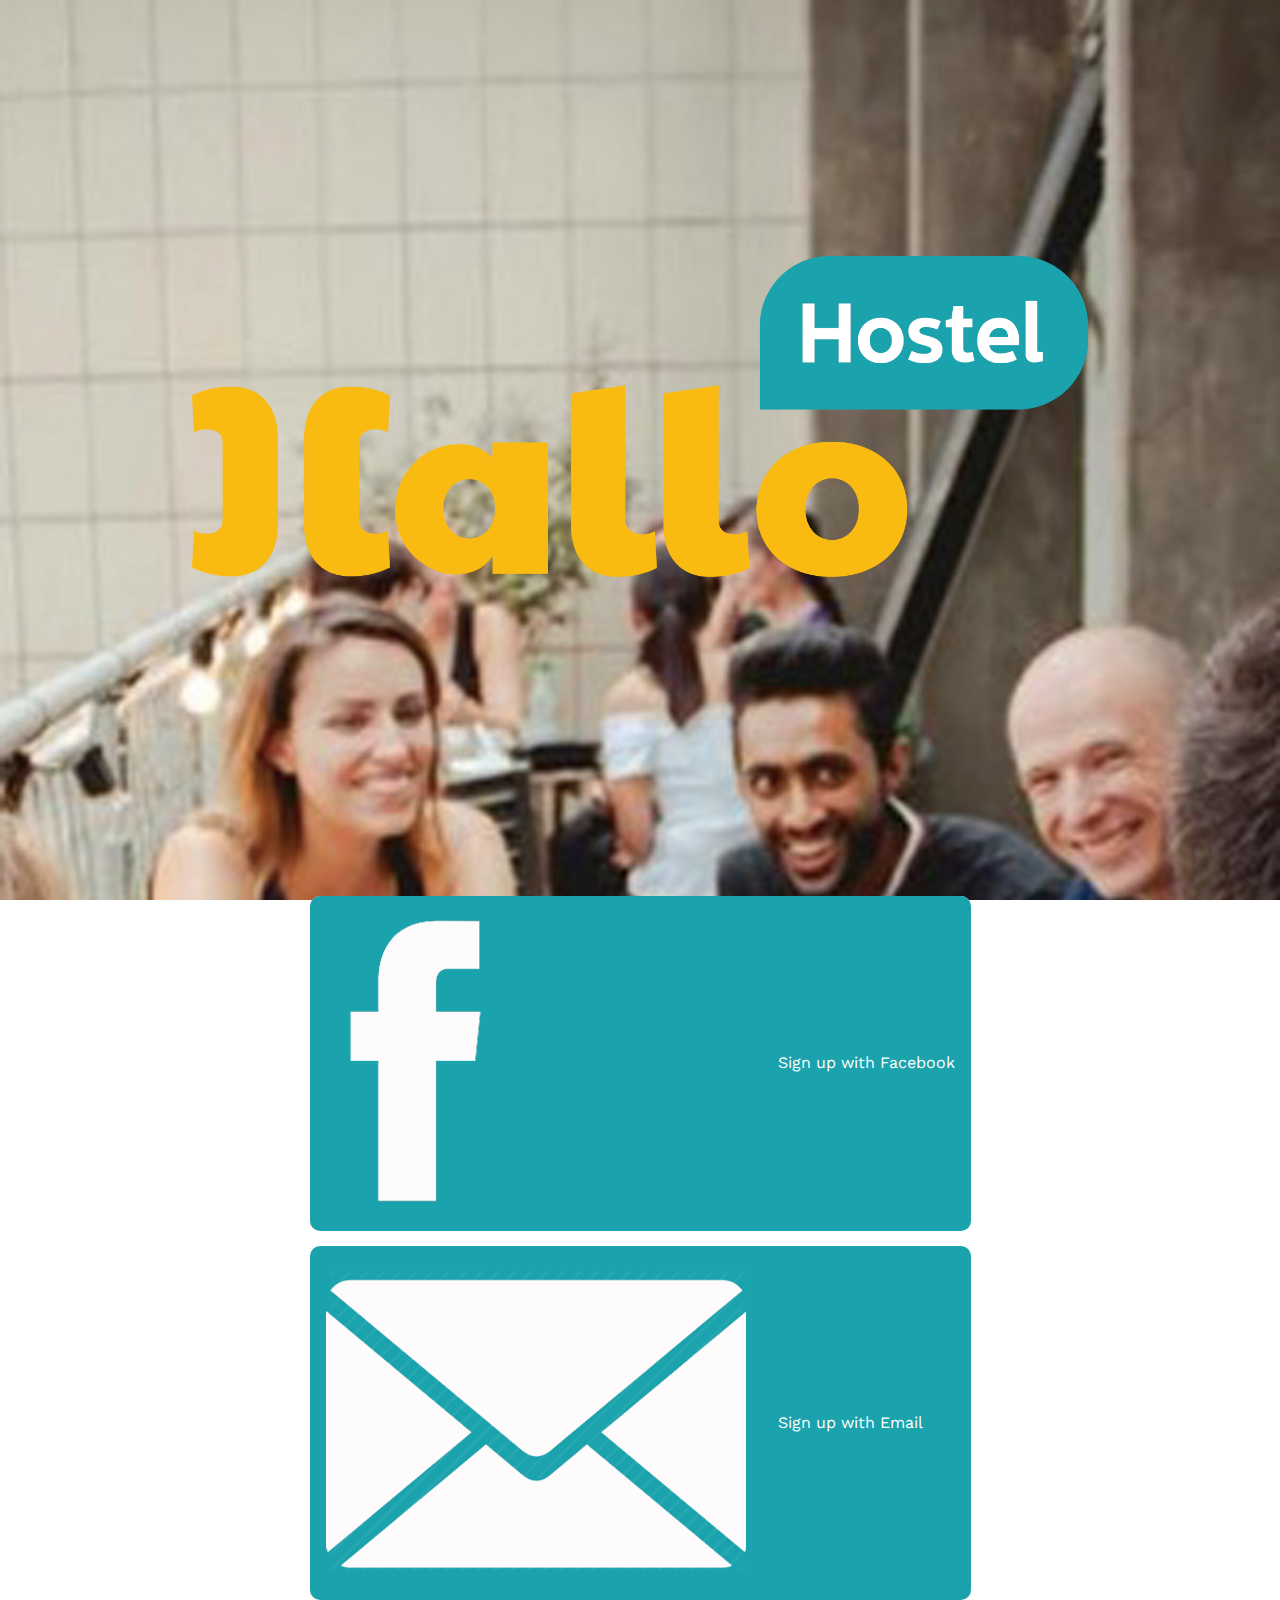
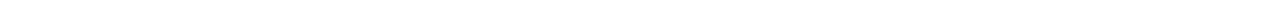
<file: hallohostel/index.html>
<!DOCTYPE html>
<html lang="en">

<head>
  <meta charset="UTF-8">
  <meta name="viewport" content="width=device-width, initial-scale=1.0">
  <meta http-equiv="X-UA-Compatible" content="ie=edge">
  <title>Signup</title>
  <link href="css/reset.css" rel="stylesheet">
  <link rel="stylesheet" href="css/style.css" />
  <link href="https://fonts.googleapis.com/css?family=Work+Sans:400,600" rel="stylesheet">
</head>

<body>
  <div id="signup">
    <img class="signup-heading" src="images/logo.png" alt="logo">

    <table class="signup-table">


      <tr>
        <td class="signup-img">

          <img class="signup-img1" src="images/facebook-icon.png" alt="home icon">

        </td>

        <td class="signup-text">
          <a href="subpages/home.html">Sign up with Facebook</a>
        </td>
      </tr>


      <tr>
        <td class="signup-img">
          <img class="signup-img2" src="images/letter-icon.png" alt="event icon">
        </td>
        <td class="signup-text">
          <a href="subpages/home.html">Sign up with Email</a>
        </td>
      </tr>

  </div>
</body>

</html>
</file>
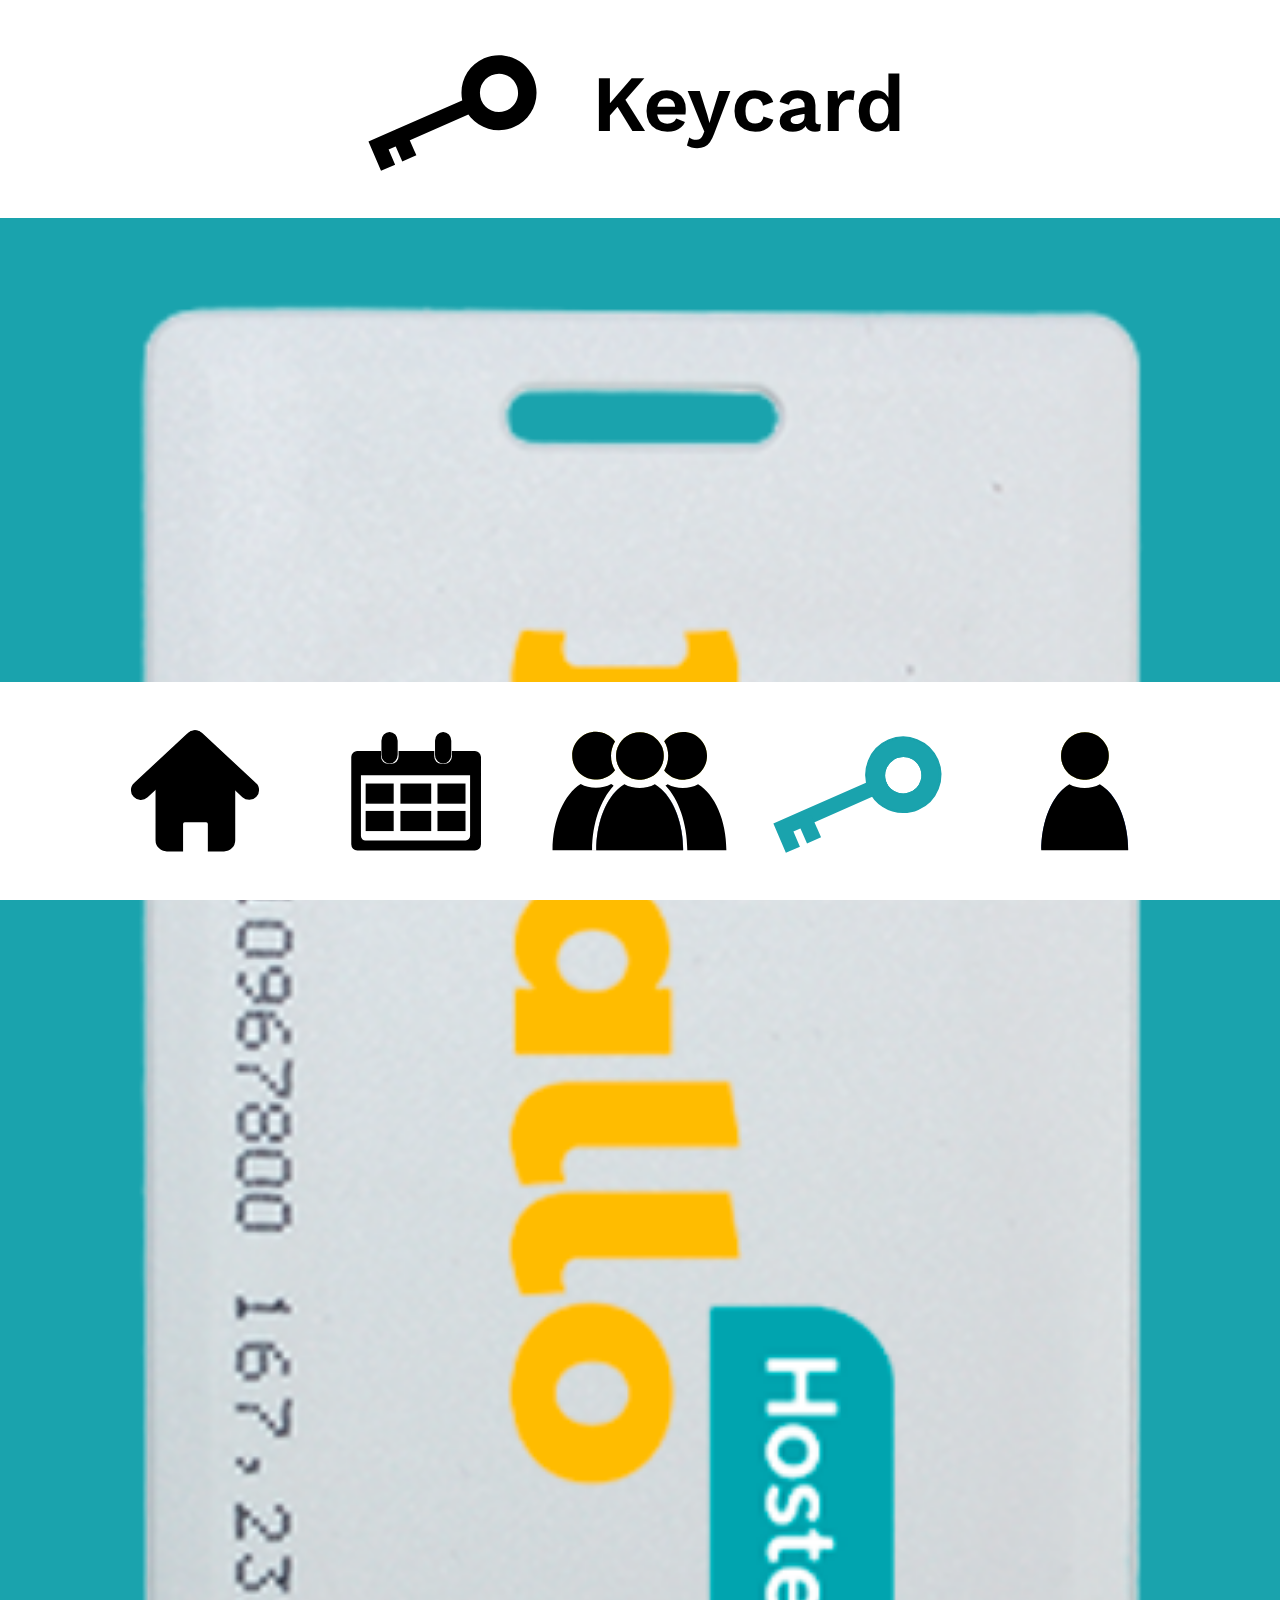
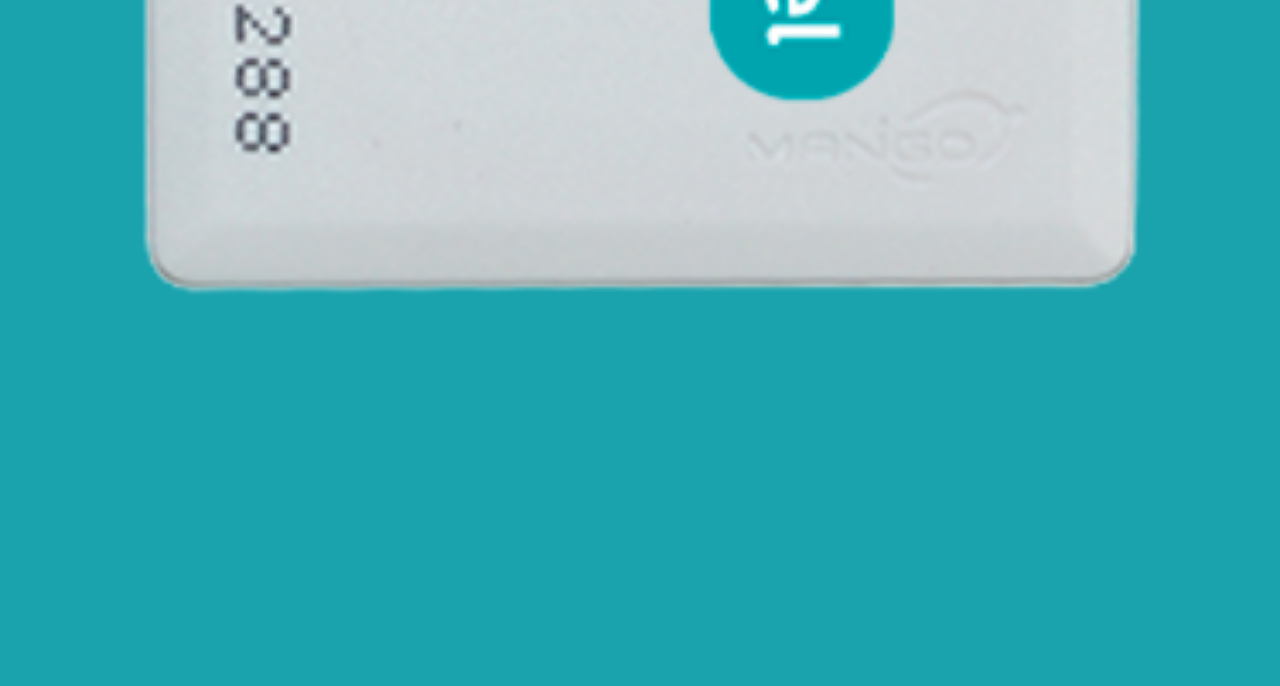
<file: hallohostel/subpages/ecardkey.html>
<!DOCTYPE html>
<html lang="en">
<head>
    <meta charset="UTF-8">
    <title>Cardkey</title>
    <link href="../css/reset.css" rel="stylesheet">
    <link rel="stylesheet" href="../css/style.css" />
      <link href="https://fonts.googleapis.com/css?family=Work+Sans:400,600" rel="stylesheet">
</head>
<body>
<header>
<div class="headercontainer">
<img src="../images/keyicon.svg" alt="calendericon which hyperlinks to a page with Hallo Hostels events" class="headericon">
<h1>Keycard</h1>
</div>
</header>
<article class="keycardbackground">
<img id="keycard" src="../images/keycard.png" alt="Picture of keycard">
</article>
<footer id="footer">
  <a href="home.html"><img class="ficon" src="../images/houseicon.svg" alt="houseicon which hyperlinks to the front page"></a>
  <a href="events.html"><img class="ficon" src="../images/eventicon.svg" alt="calendericon which hyperlinks to a page with Hallo Hostels events"></a>
  <a href="hangouts.html"><img class="ficon" src="../images/hangouticon.svg" alt="groupicon which hyperlinks to Hallo Hostels guests hangouts"></a>
  <a href="ecardkey.html"><img class="ficon" src="../images/keyiconblue.svg" alt="keyicon which hyperlinks to a cardkey page"></a>
  <a href="profile.html"><img class="ficon" src="../images/profileicon.svg" alt="profileicon which hyperlinks to the profile page"></a>
</footer>
</body>
</html>
</file>
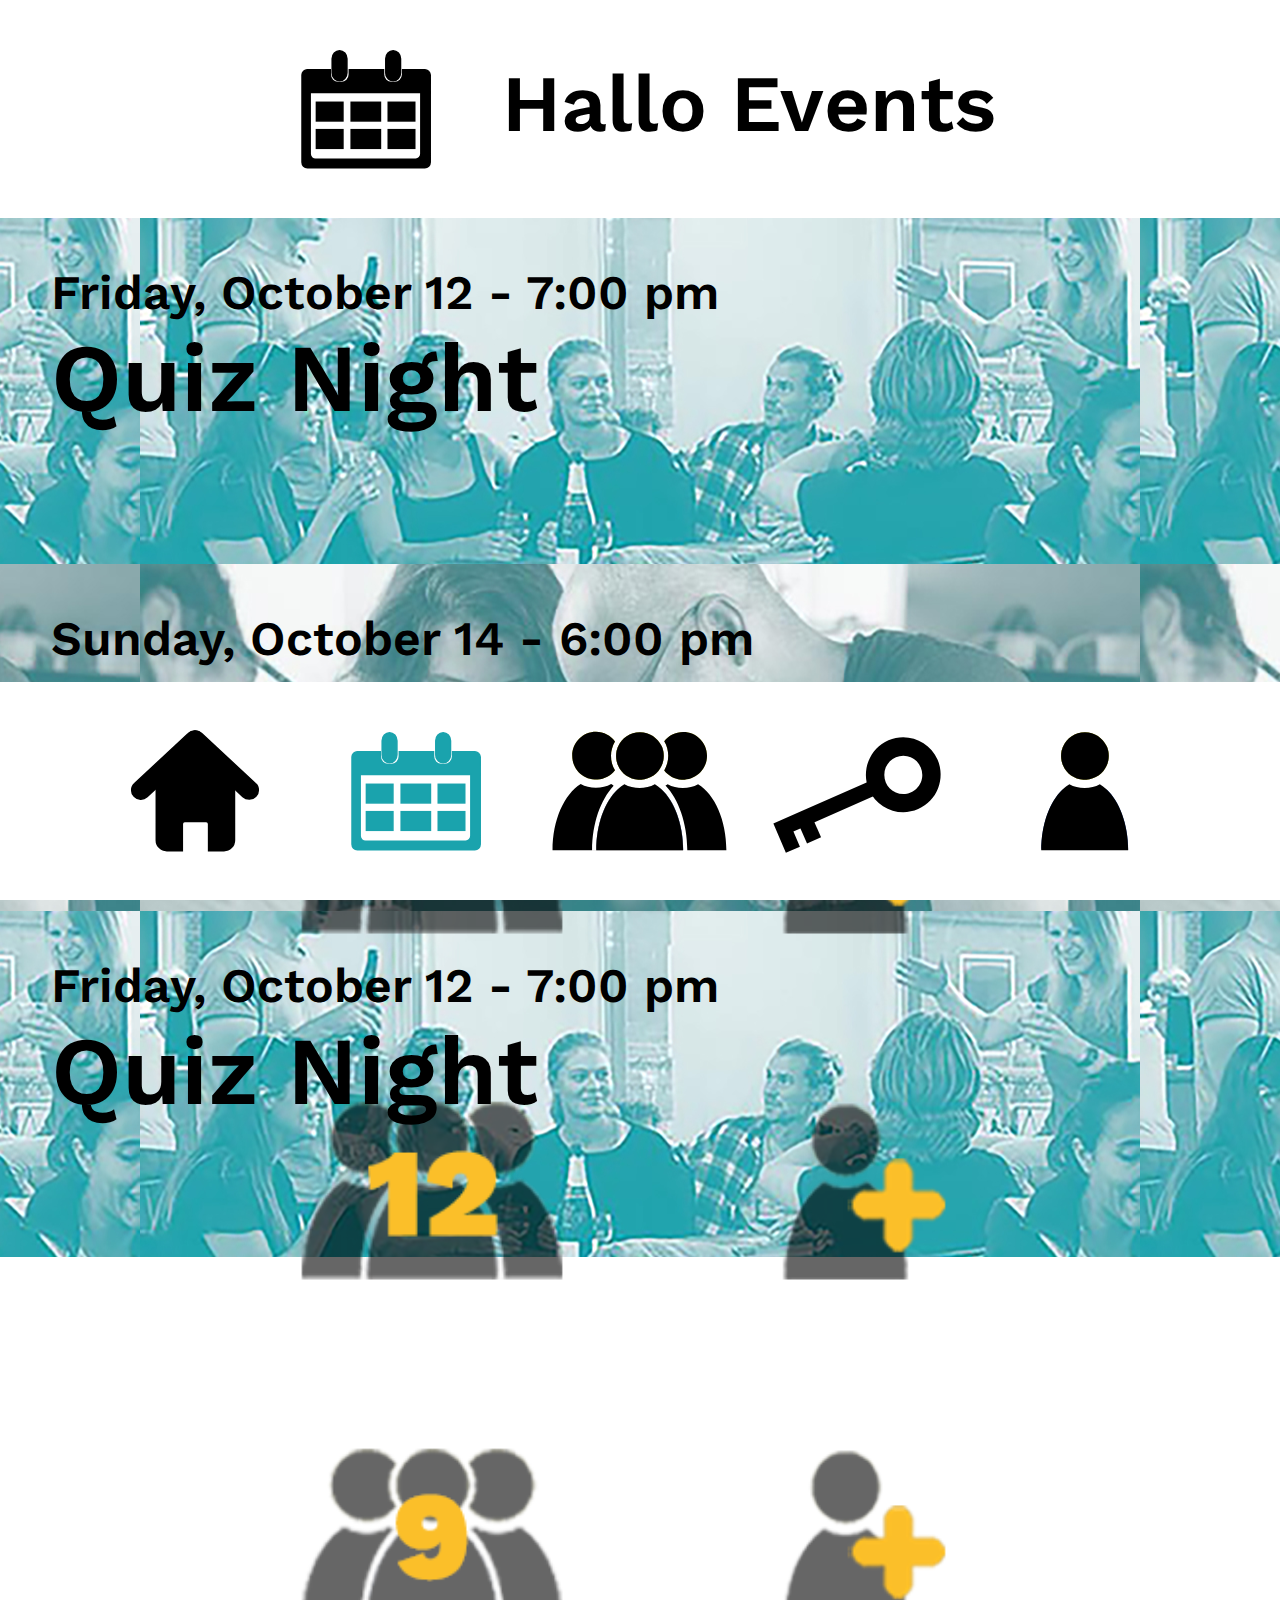
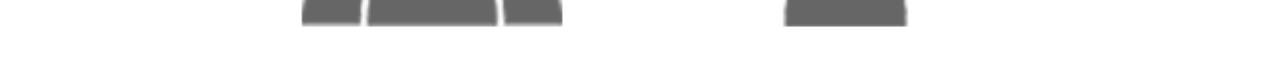
<file: hallohostel/subpages/events.html>
<!DOCTYPE html>
<html lang="en">

<head>
  <meta charset="UTF-8">
  <title>Cardkey</title>
  <link href="../css/reset.css" rel="stylesheet">
  <link rel="stylesheet" href="../css/style.css" />
  <link href="https://fonts.googleapis.com/css?family=Work+Sans:400,600" rel="stylesheet">
</head>

<body>

  <header>
    <div class="headercontainer">
      <img src="../images/eventicon.svg" alt="calendericon which hyperlinks to a page with Hallo Hostels events" class="headericon">
      <h1>Hallo Events</h1>
    </div>
  </header>


<section class="eventblok" id="quiznight">
      <a href="../subpages/eventsfullscreen.html#event1"><h3>Friday, October 12 - 7:00 pm</h3>
      <h2>Quiz Night</h2>
      </a>
      <div class="icon">
        <img class="p-icon1" src="../images/icon9.png" alt="icon">
        <img class="j-icon1" src="../images/iconplus.png" alt="icon">
    </div>
          </section>


<section class="eventblok" id="gamenight">
      <a href="../subpages/eventsfullscreen.html#event2"><h3>Sunday, October 14 - 6:00 pm</h3>
          <h2>Game Night</h2></a>
      <div class="icon">
        <img class="p-icon2" src="../images/icon12.png" alt="icon">
        <img class="j-icon2" src="../images/iconplus.png" alt="icon">
    </div>
</section>

<section class="eventblok" id="quiznight">
<a href="../subpages/eventsfullscreen.html#event3"><h3>Friday, October 12 - 7:00 pm</h3>
    <h2>Quiz Night</h2></a>
      <div class="icon">
        <img class="p-icon3" src="../images/icon9.png" alt="icon">
        <img class="j-icon3" src="../images/iconplus.png" alt="icon">
    </div>
          </section>
          <div class="afstand"></div>

  <!-- participant popup box -->
  <div class="j-popup">
    <div class="j-popup-content">
      <div class="j-close">+</div>
    </div>
  </div>

  <!-- join popup box -->
  <div class="p-popup">
    <div class="p-popup-content">
      <div class="p-close">+</div>

    </div>
  </div>

  <footer id="footer">
    <a href="home.html"><img class="ficon" src="../images/houseicon.svg" alt="houseicon which hyperlinks to the front page"></a>
    <a href="events.html"><img class="ficon" src="../images/eventiconblue.svg" alt="calendericon which hyperlinks to a page with Hallo Hostels events"></a>
    <a href="hangouts.html"><img class="ficon" src="../images/hangouticon.svg" alt="groupicon which hyperlinks to Hallo Hostels guests hangouts"></a>
    <a href="ecardkey.html"><img class="ficon" src="../images/keyicon.svg" alt="keyicon which hyperlinks to a cardkey page"></a>
    <a href="profile.html"><img class="ficon" src="../images/profileicon.svg" alt="profileicon which hyperlinks to the profile page"></a>
  </footer>

  <script src="../script/events.js"></script>


</body>

</html>
</file>
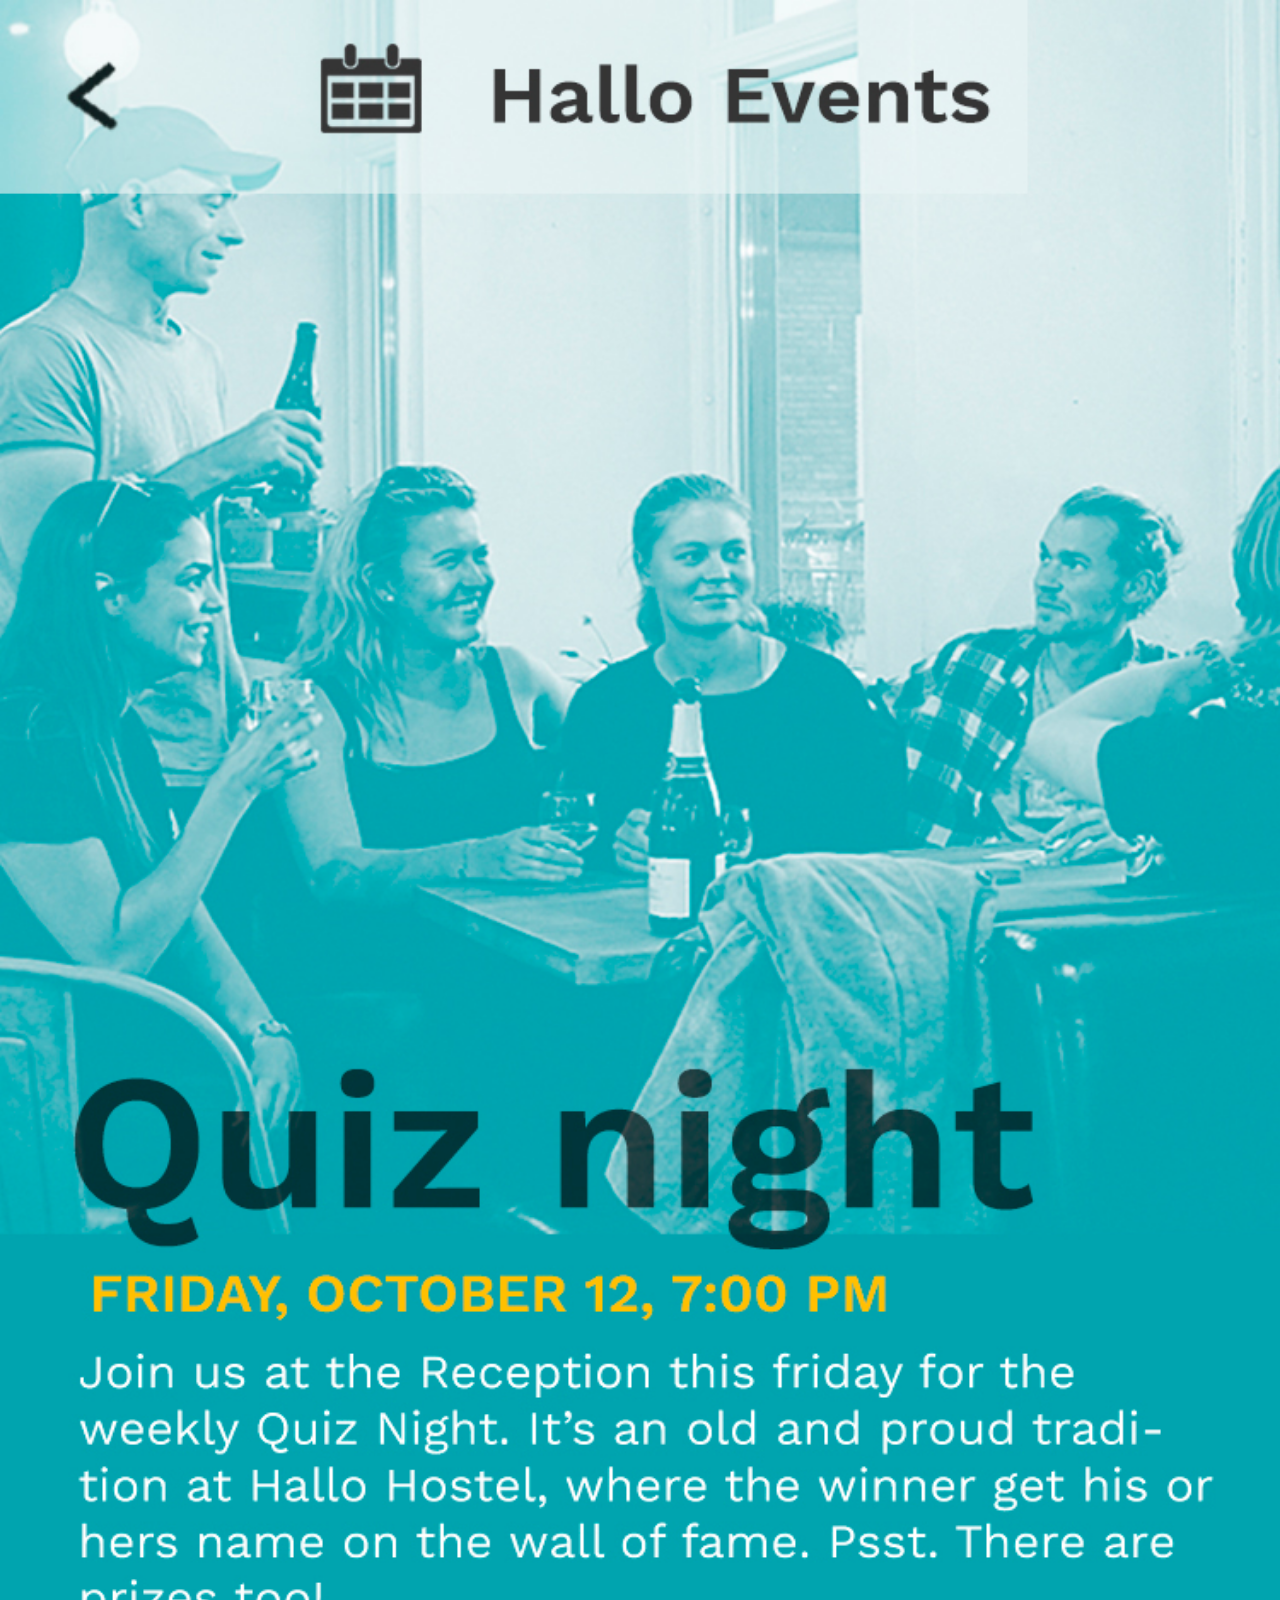
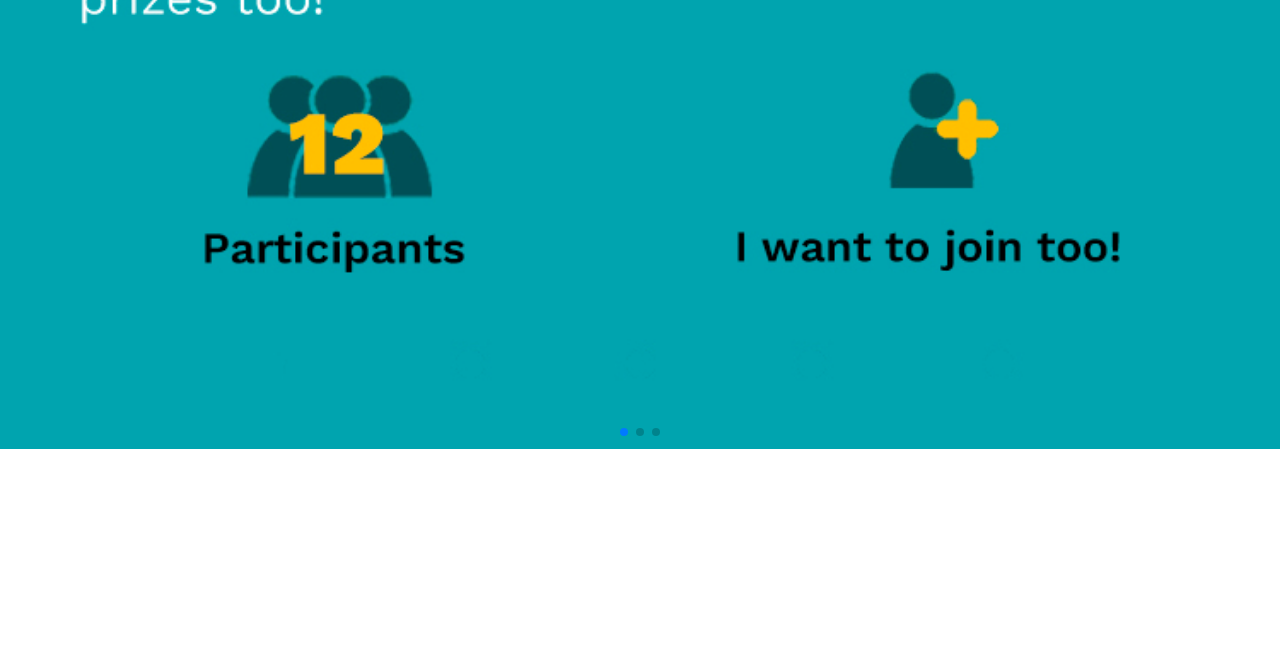
<file: hallohostel/subpages/eventsfullscreen.html>
<!DOCTYPE html>
<html lang="en">
<head>
    <meta charset="UTF-8">
    <title>Document</title>
    <meta name="viewport" content="width=device-width, initial-scale=1, minimum-scale=1, maximum-scale=1">
             <link rel="stylesheet" type="text/css" href="../css/reset.css">
                     <link rel="stylesheet" type="text/css" href="../css/style.css">
        <link rel="stylesheet" type="text/css" href="../css/swiper.min.css">
          <link href="https://fonts.googleapis.com/css?family=Work+Sans:400,600" rel="stylesheet">

</head>
<body>


   <article id="eventsfullscreen">
    <div class="swiper-container">
    <div class="swiper-wrapper">

     <div class="swiper-slide" id="event1"><p>.</p></div>
      <div class="swiper-slide" id="event2"><p>.</p></div>
      <div class="swiper-slide" id="event3"><p>.</p></div>

    </div>
    <!-- Add Pagination -->
    <div class="swiper-pagination"></div>
  </div>

    <script type="text/javascript" src="../script/swiper.min.js"></script>
    <script>
    var swiper = new Swiper('.swiper-container', {
      pagination: {
        el: '.swiper-pagination',
      },
    });
  </script>
  <div class="afstand"></div>
  </article>

<footer id="footer">
  <a href="home.html"><img class="ficon" src="../images/houseicon.svg" alt="houseicon which hyperlinks to the front page"></a>
  <a href="events.html"><img class="ficon" src="../images/eventiconblue.svg" alt="calendericon which hyperlinks to a page with Hallo Hostels events"></a>
  <a href="hangouts.html"><img class="ficon" src="../images/hangouticon.svg" alt="groupicon which hyperlinks to Hallo Hostels guests hangouts"></a>
  <a href="ecardkey.html"><img class="ficon" src="../images/keyicon.svg" alt="keyicon which hyperlinks to a cardkey page"></a>
  <a href="profile.html"><img class="ficon" src="../images/profileicon.svg" alt="profileicon which hyperlinks to the profile page"></a>
</footer>
</body>
</html>
</file>
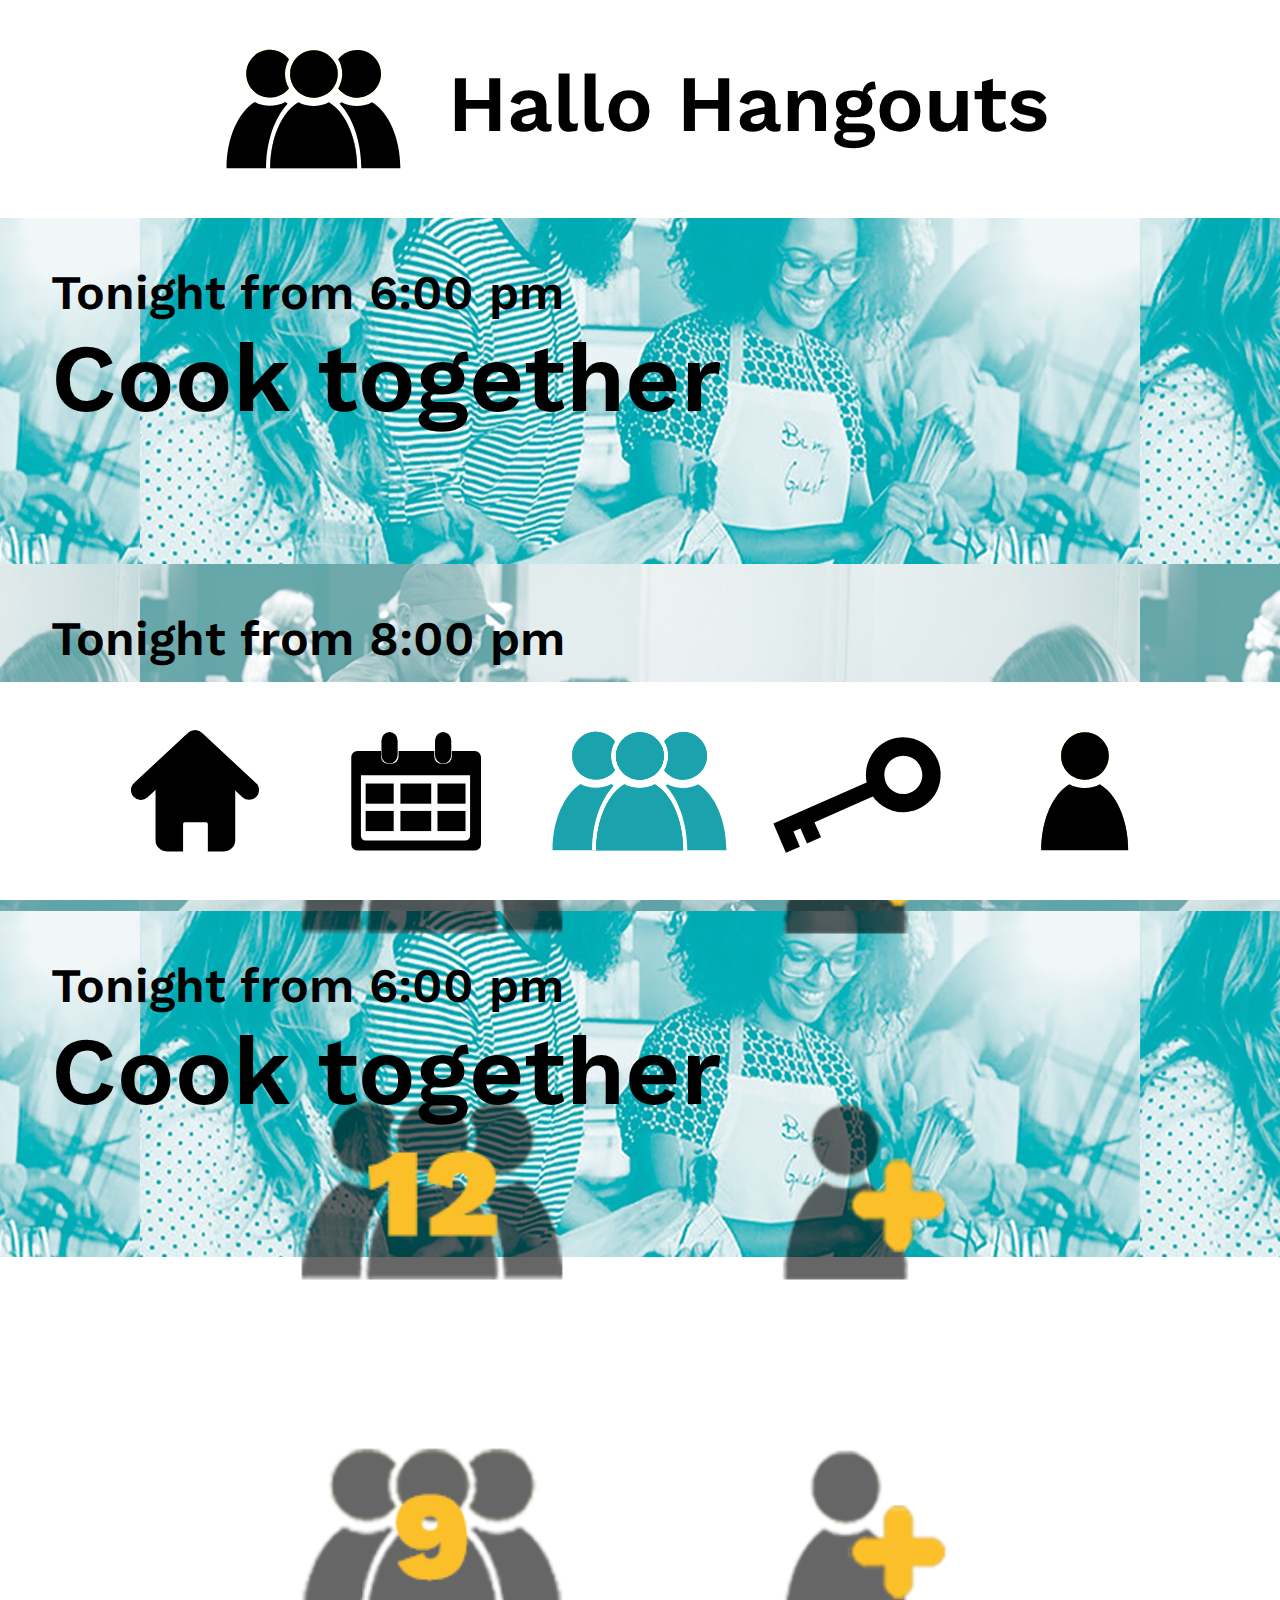
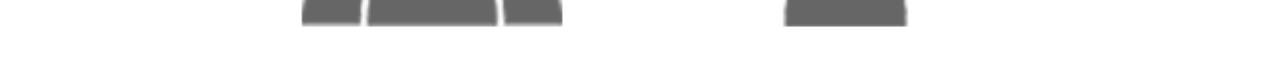
<file: hallohostel/subpages/hangouts.html>
<!DOCTYPE html>
<html lang="en">
<head>
    <meta charset="UTF-8">
    <title>Cardkey</title>
    <link href="../css/reset.css" rel="stylesheet">
    <link rel="stylesheet" href="../css/style.css" />
      <link href="https://fonts.googleapis.com/css?family=Work+Sans:400,600" rel="stylesheet">
</head>
<body>

<header>
<div class="headercontainer">
<img src="../images/hangouticon.svg" alt="calendericon which hyperlinks to a page with Hallo Hostels events" class="headericon">
<h1>Hallo Hangouts</h1>
</div>
</header>

<section class="hangoutblok" id="cooktogether">
      <a href="../subpages/hangoutsfullscreen.html#hangout1"><h3>Tonight from 6:00 pm</h3>
      <h2>Cook together</h2>
      </a>
      <div class="icon">
        <img src="../images/icon9.png" alt="icon">
        <img src="../images/iconplus.png" alt="icon">
    </div>
</section>

<section class="hangoutblok" id="boardgames">
      <a href="../subpages/hangoutsfullscreen.html#hangout2"><h3>Tonight from 8:00 pm</h3>
          <h2>Boardgames</h2></a>
      <div class="icon">
        <img src="../images/icon12.png" alt="icon">
        <img src="../images/iconplus.png" alt="icon">
    </div>
</section>

<section class="hangoutblok" id="cooktogether">
     <a href="../subpages/hangoutsfullscreen.html#hangout3"> <h3>Tonight from 6:00 pm</h3>
         <h2>Cook together</h2></a>
      <div class="icon">
        <img src="../images/icon9.png" alt="icon">
        <img src="../images/iconplus.png" alt="icon">
    </div>
</section>
<div class="afstand"></div>


<footer id="footer">
  <a href="home.html"><img class="ficon" src="../images/houseicon.svg" alt="houseicon which hyperlinks to the front page"></a>
  <a href="events.html"><img  class="ficon" src="../images/eventicon.svg" alt="calendericon which hyperlinks to a page with Hallo Hostels events"></a>
  <a href="hangouts.html"><img class="ficon" src="../images/hangouticonblue.svg" alt="groupicon which hyperlinks to Hallo Hostels guests hangouts"></a>
  <a href="ecardkey.html"><img  class="ficon" src="../images/keyicon.svg" alt="keyicon which hyperlinks to a cardkey page"></a>
  <a href="profile.html"><img  class="ficon" src="../images/profileicon.svg" alt="profileicon which hyperlinks to the profile page"></a>
</footer>
</body>
</html>
</file>
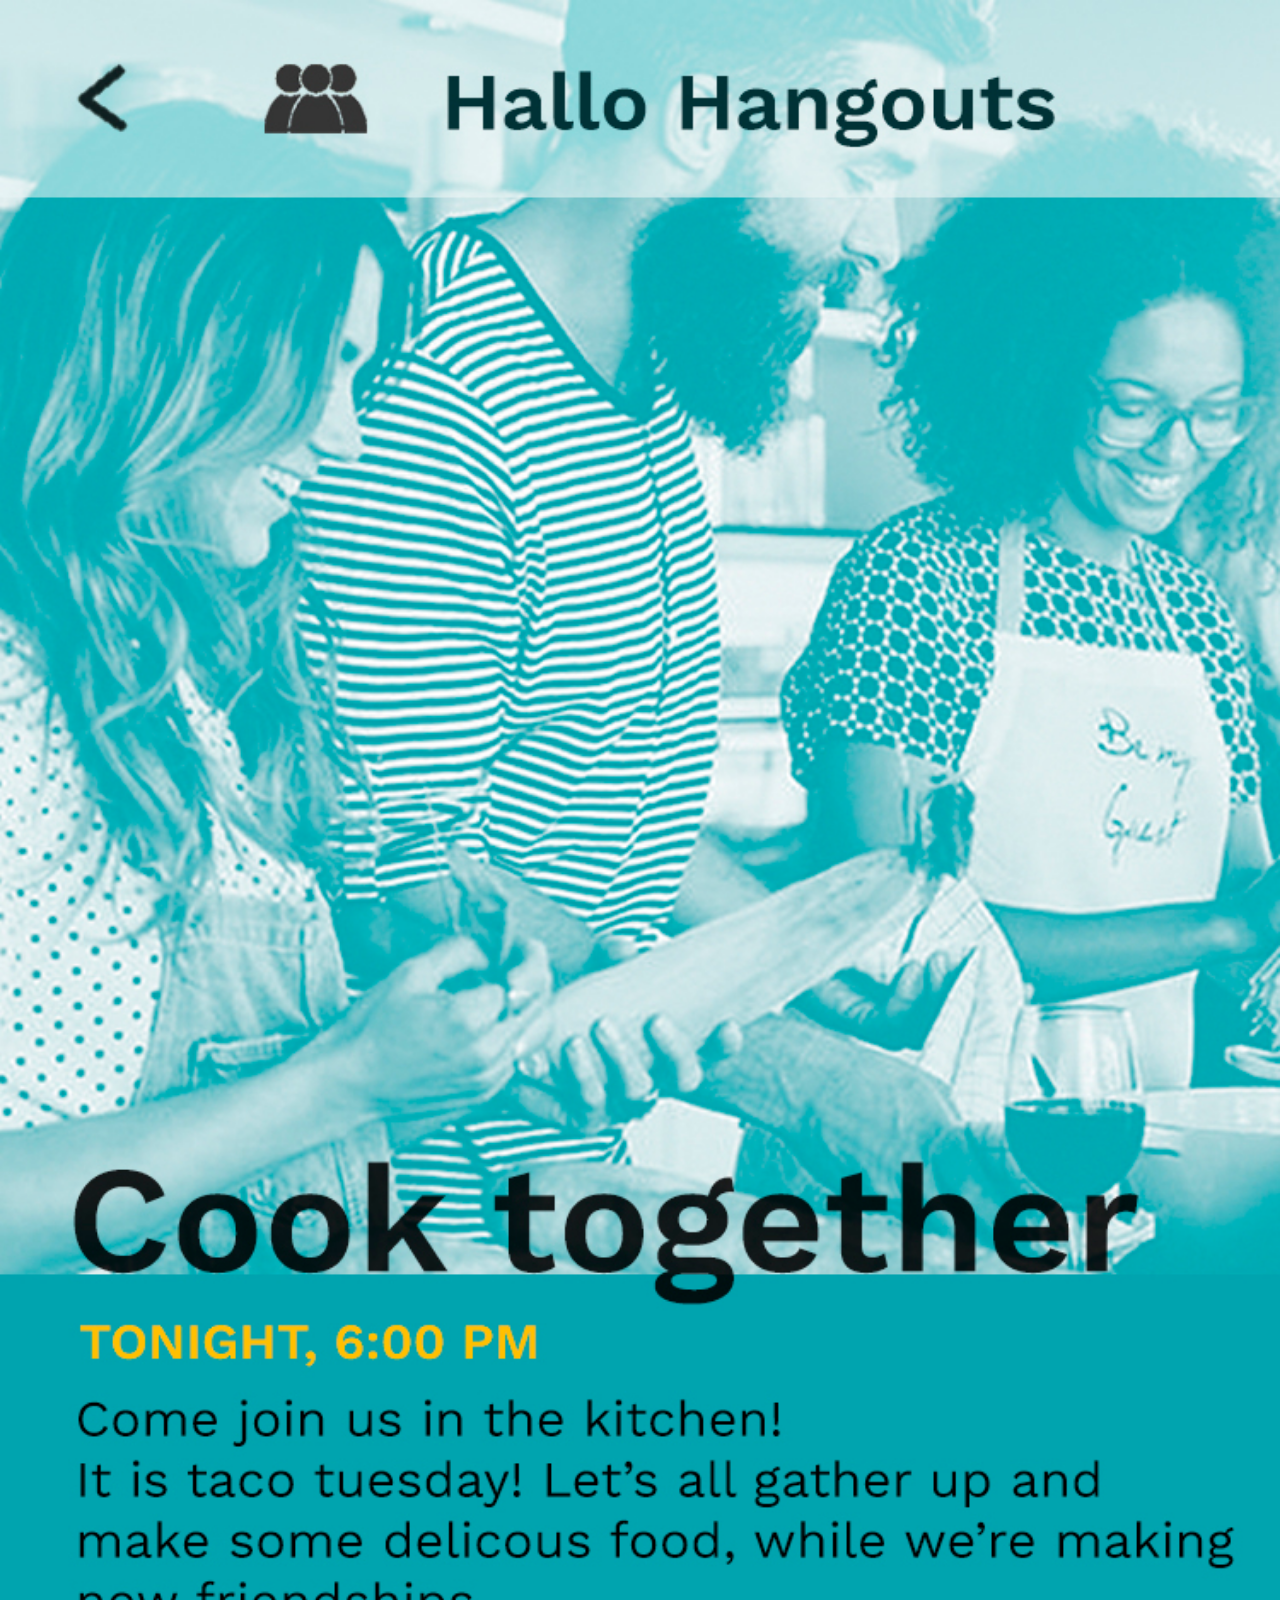
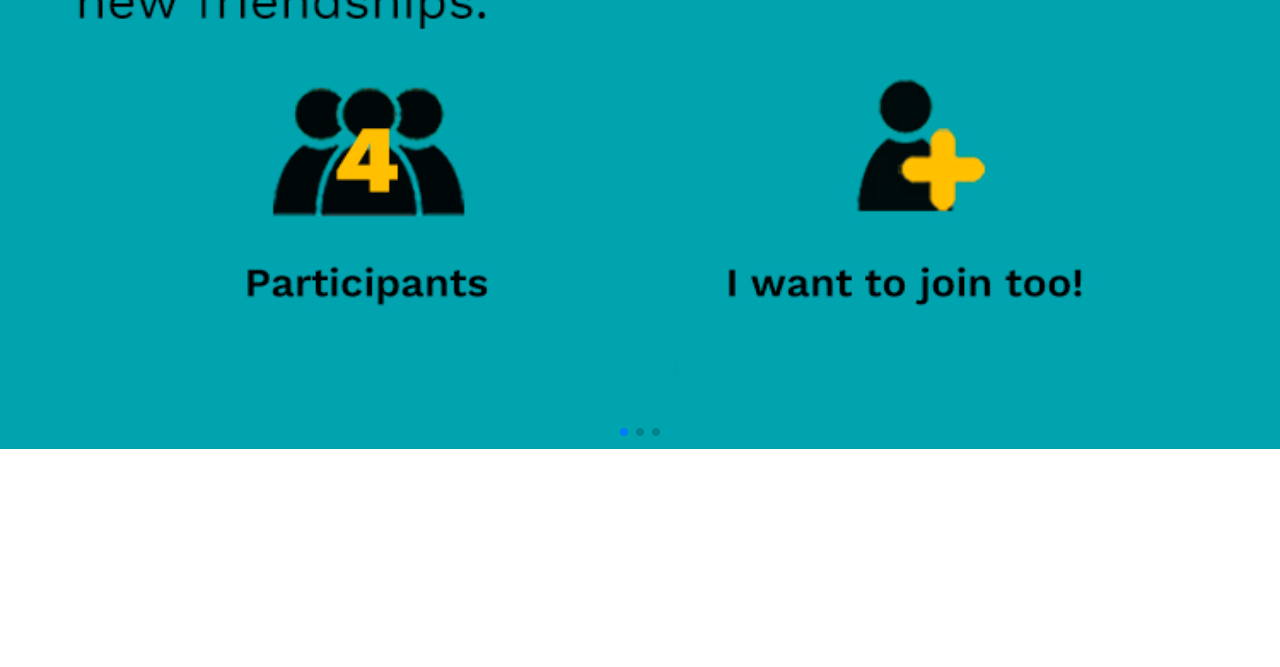
<file: hallohostel/subpages/hangoutsfullscreen.html>
<!DOCTYPE html>
<html lang="en">
<head>
    <meta charset="UTF-8">
    <title>Document</title>
    <meta name="viewport" content="width=device-width, initial-scale=1, minimum-scale=1, maximum-scale=1">
             <link rel="stylesheet" type="text/css" href="../css/reset.css">
                     <link rel="stylesheet" type="text/css" href="../css/style.css">
        <link rel="stylesheet" type="text/css" href="../css/swiper.min.css">
          <link href="https://fonts.googleapis.com/css?family=Work+Sans:400,600" rel="stylesheet">

</head>
<body>


   <article id="eventsfullscreen">
    <div class="swiper-container">
    <div class="swiper-wrapper">

     <div class="swiper-slide" id="hangout1"><p>.</p></div>
      <div class="swiper-slide" id="hangout2"><p>.</p></div>
      <div class="swiper-slide" id="hangout3"><p>.</p></div>

    </div>
    <!-- Add Pagination -->
    <div class="swiper-pagination"></div>
  </div>

    <script type="text/javascript" src="../script/swiper.min.js"></script>
    <script>
    var swiper = new Swiper('.swiper-container', {
      pagination: {
        el: '.swiper-pagination',
      },
    });
  </script>
  <div class="afstand"></div>
  </article>

<footer id="footer">
  <a href="home.html"><img class="ficon" src="../images/houseicon.svg" alt="houseicon which hyperlinks to the front page"></a>
  <a href="events.html"><img class="ficon" src="../images/eventiconblue.svg" alt="calendericon which hyperlinks to a page with Hallo Hostels events"></a>
  <a href="hangouts.html"><img class="ficon" src="../images/hangouticon.svg" alt="groupicon which hyperlinks to Hallo Hostels guests hangouts"></a>
  <a href="ecardkey.html"><img class="ficon" src="../images/keyicon.svg" alt="keyicon which hyperlinks to a cardkey page"></a>
  <a href="profile.html"><img class="ficon" src="../images/profileicon.svg" alt="profileicon which hyperlinks to the profile page"></a>
</footer>
</body>
</html>
</file>
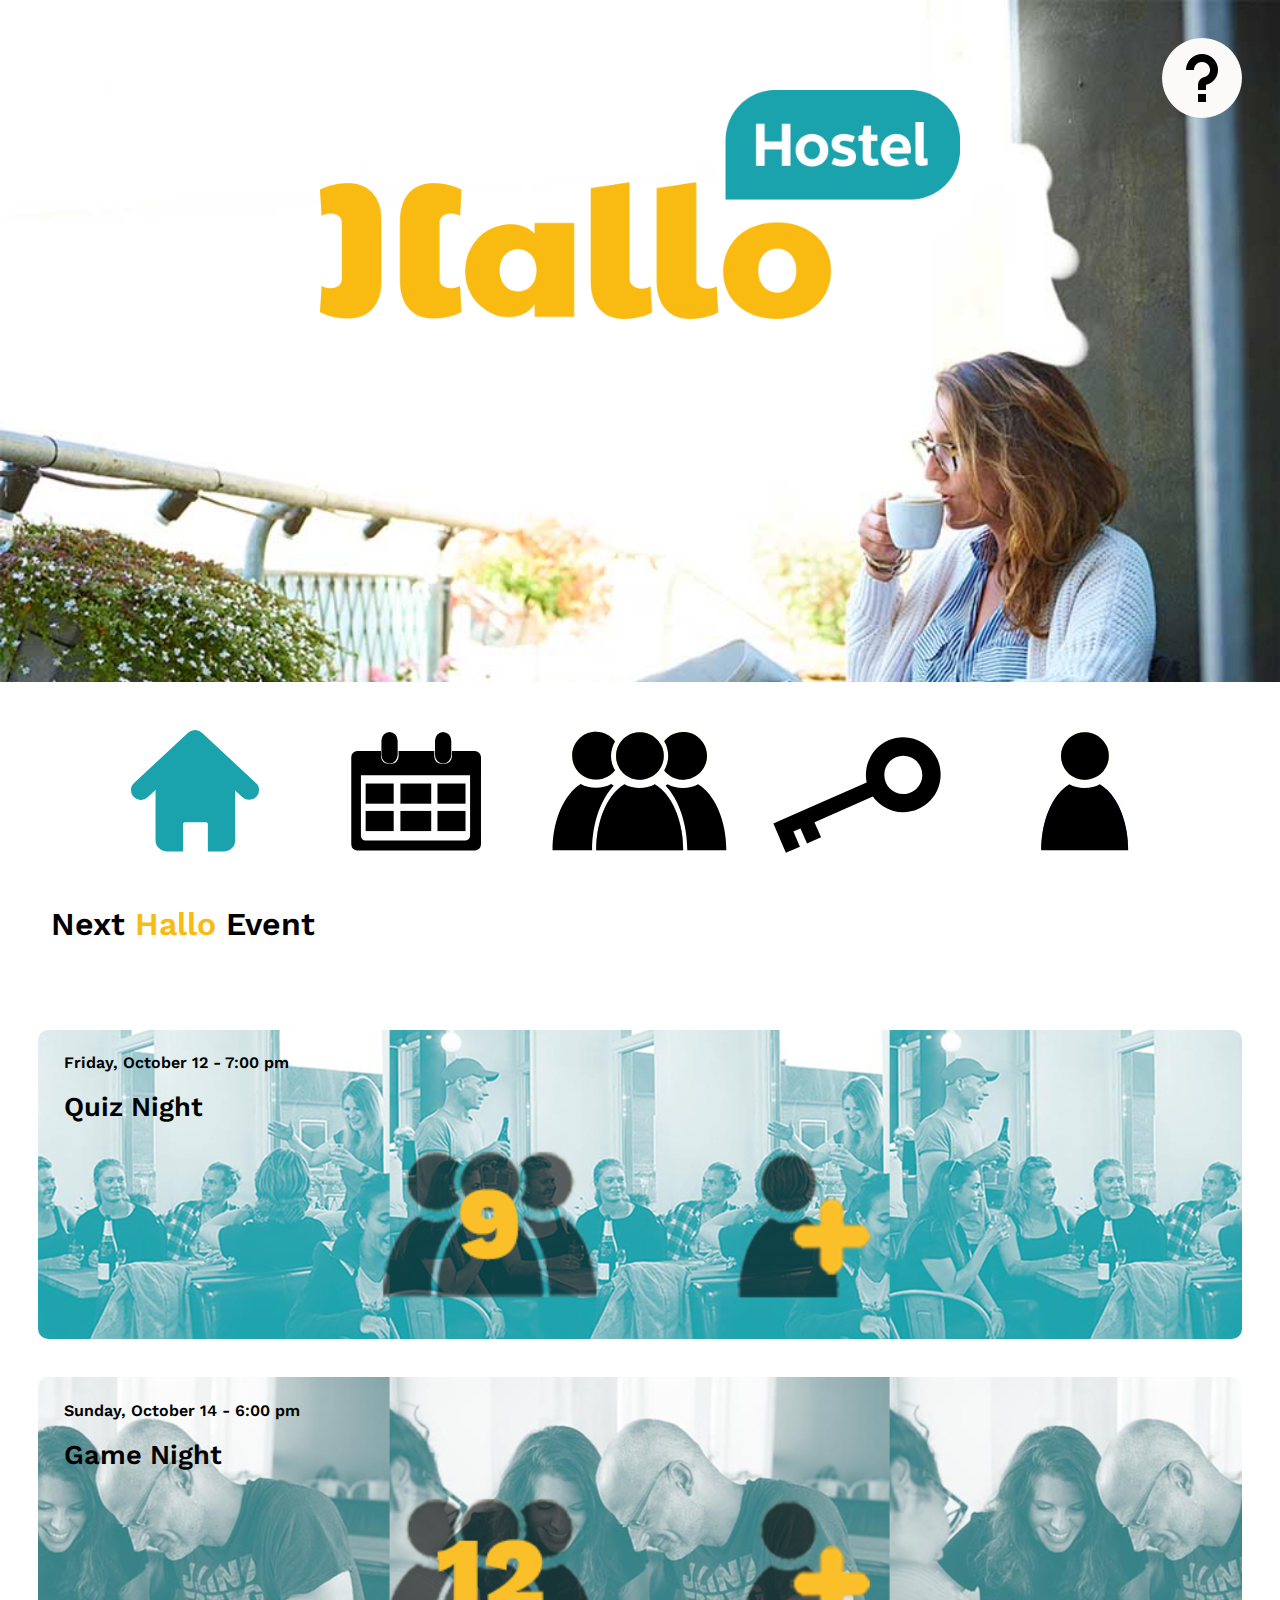
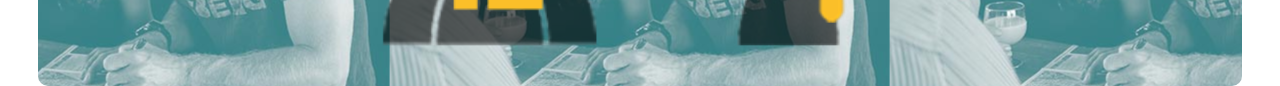
<file: hallohostel/subpages/home.html>
<!DOCTYPE html>
<html lang="en">

<head>
  <meta charset="UTF-8">
  <meta name="viewport" content="width=device-width, initial-scale=1.0">
  <meta http-equiv="X-UA-Compatible" content="ie=edge">
  <title>Frontpage</title>
  <link href="../css/reset.css" rel="stylesheet">
  <link rel="stylesheet" href="../css/style.css" />
  <link href="https://fonts.googleapis.com/css?family=Work+Sans:400,600" rel="stylesheet">
</head>

<body>
  <section class="../top-image">
    <img class="image1" src="../images/home-image.jpg" alt="hallo hostel image">
    <img class="image2" src="../images/logo.png" alt="logo">
    <!-- info-knap -->
    <img src="../images/questionmark.png" id="q-button" alt="button">
  </section>

  <section>
    <h2>Next <mark class="yellow">Hallo</mark> Event</h2>

    <!-- event #1 -->
    <div class="event1">
      <a href="events.html">
        <p>Friday, October 12 - 7:00 pm</p>
        <h3>Quiz Night</h3>
      </a>
      <div class="icon">
        <img class="p-icon1" src="../images/icon9.png" alt="icon">
        <img class="j-icon1" src="../images/iconplus.png" alt="icon">
      </div>
    </div>

    <!-- event #2 -->
    <div class="event2">
      <a href="events.html">
        <p>Sunday, October 14 - 6:00 pm</p>
        <h3>Game Night</h3>
      </a>
      <div class="icon">
        <img class="p-icon2" src="../images/icon12.png" alt="icon">
        <img class="j-icon2" src="../images/iconplus.png" alt="icon">
      </div>
    </div>

  </section>


  <!-- Pop up box -->
  <div class="info">
    <div class="info-content">
      <div class="close">+</div>
      <img class="info-header" src="../images/hallo.png" alt="hallo">
      <table>

        <tr>
          <a href="index.html">
            <td class="table-image">
              <img src="../images/houseicon.svg" alt="home icon">
            </td>
            <td class="table-text">
              <a href="home.html">From the <mark class="yellow-heading">Home Page</mark> you will be able to see the next Hallo Event</a></td>
          </a>
        </tr>
        <tr>
          <td class="table-image">
            <img src="../images/eventicon.svg" alt="event icon">
          </td>
          <td class="table-text">
            <a href="events.html">Here you can see all upcoming <mark class="yellow-heading">Hallo Events</mark></a></td>
        </tr>
        <tr>
          <td class="table-image">
            <img src="../images/hangouticon.svg" alt="hangouts icon">
          </td>
          <td class="table-text">
            <a href="hangouts.html">If you need company you can join <mark class="yellow-heading">Hallo Hangouts</mark></a></td>
        </tr>
        <tr>
          <td class="table-image">
            <img src="../images/keyicon.svg" alt="key icon">
          </td>
          <td class="table-text">
            <a href="ecardkey.html">This is where you will find your <mark class="yellow-heading">Key Card</mark></a></td>
        </tr>
        <tr>
          <td class="table-image">
            <img src="../images/profileicon.svg" alt="profile icon">
          </td>
          <td class="table-text">
            <a href="profile.html">On your <mark class="yellow-heading">Hallo Profile</mark> you can see which events you are taken part in.</a></td>
        </tr>
      </table>
    </div>
  </div>

  <!-- participant popup box -->
  <div class="j-popup">
    <div class="j-popup-content">
      <div class="j-close">+</div>
    </div>
  </div>

  <!-- join popup box -->
  <div class="p-popup">
    <div class="p-popup-content">
      <div class="p-close">+</div>
    </div>
  </div>


  <footer id="footer">
    <a href="home.html"><img class="ficon" src="../images/houseiconblue.svg" alt="houseicon which hyperlinks to the front page"></a>
    <a href="events.html"><img class="ficon" src="../images/eventicon.svg" alt="calendericon which hyperlinks to a page with Hallo Hostels events"></a>
    <a href="hangouts.html"><img class="ficon" src="../images/hangouticon.svg" alt="groupicon which hyperlinks to Hallo Hostels guests hangouts"></a>
    <a href="ecardkey.html"><img class="ficon" src="../images/keyicon.svg" alt="keyicon which hyperlinks to a cardkey page"></a>
    <a href="profile.html"><img class="ficon" src="../images/profileicon.svg" alt="profileicon which hyperlinks to the profile page"></a>
  </footer>

  <script src="../script/hallohostel.js"></script>

</body>

</html>
</file>
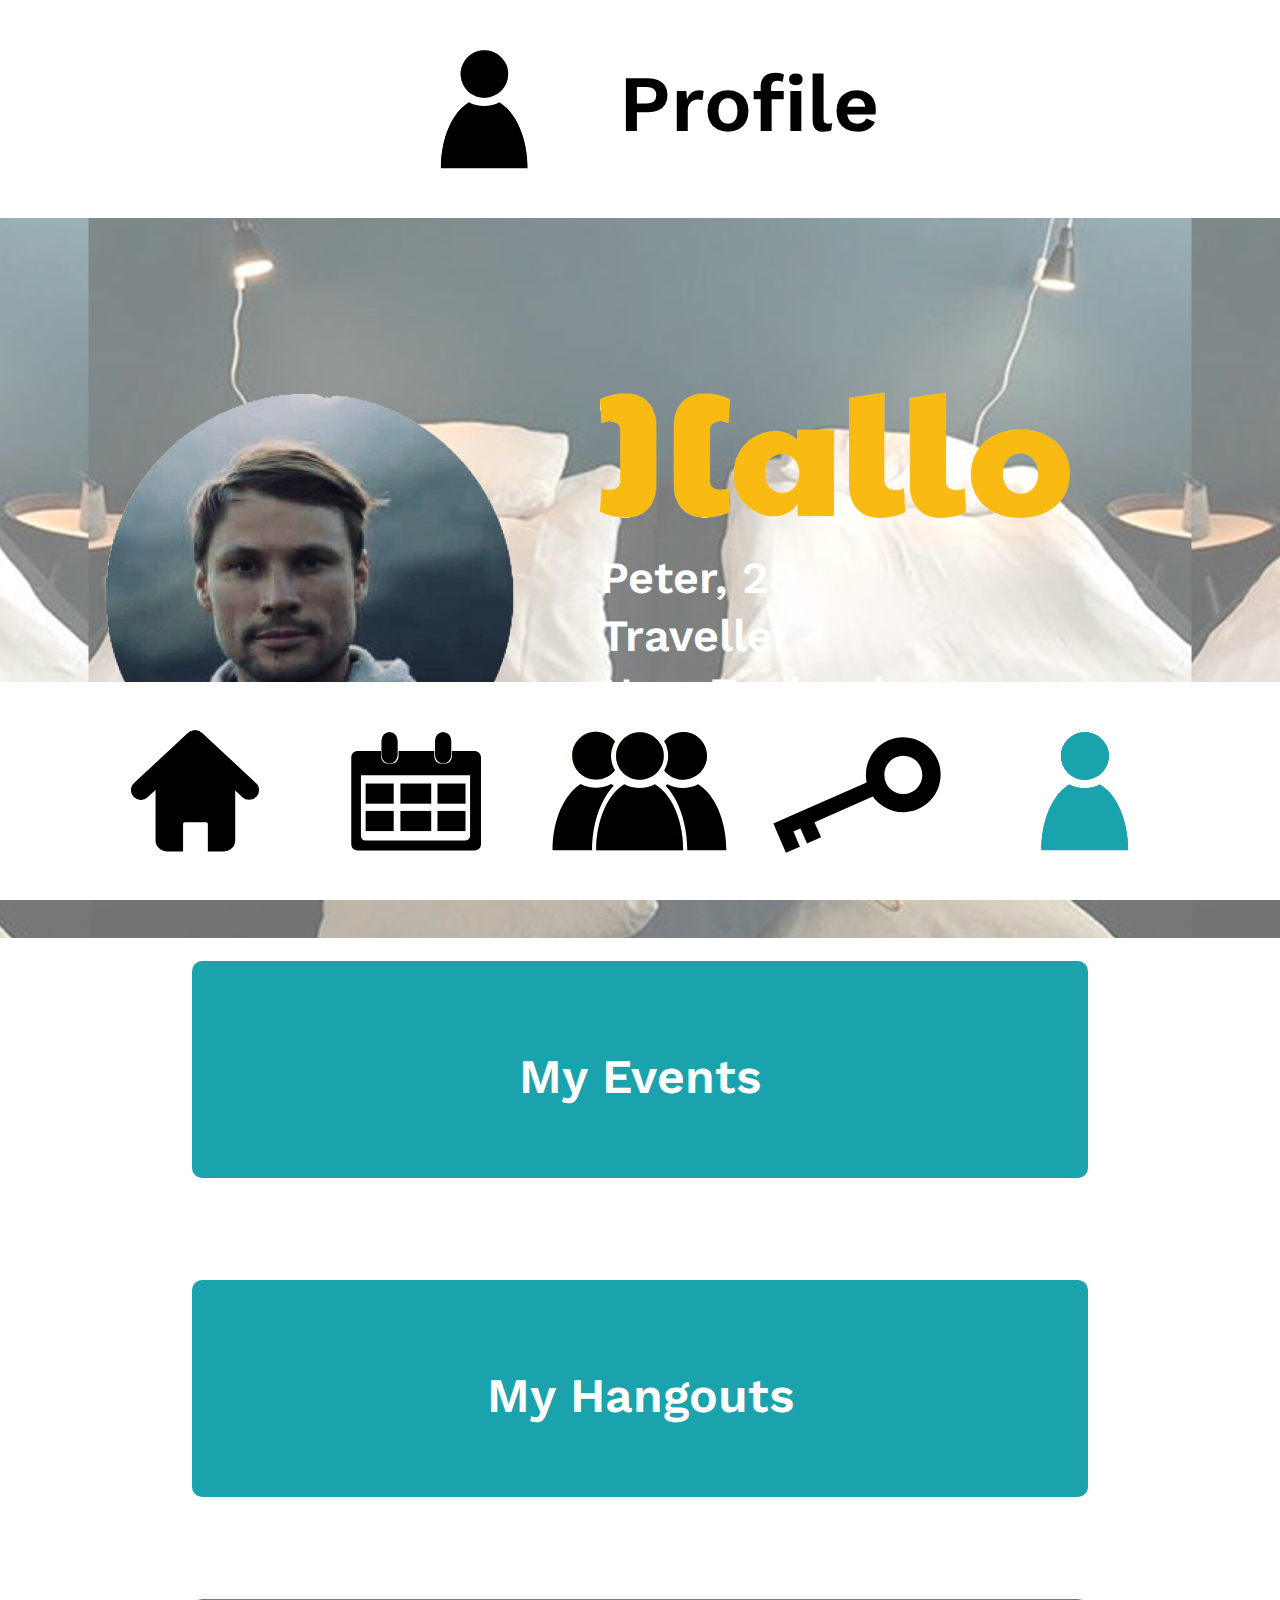
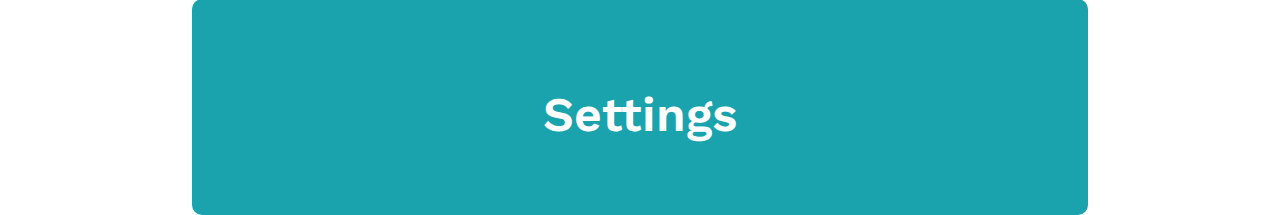
<file: hallohostel/subpages/profile.html>
<!DOCTYPE html>
<html lang="en">

<head>
  <meta charset="UTF-8">
  <title>Cardkey</title>
  <link href="../css/reset.css" rel="stylesheet">
  <link rel="stylesheet" href="../css/style.css" />
  <link href="https://fonts.googleapis.com/css?family=Work+Sans:400,600" rel="stylesheet">
</head>

<body>

  <header>
    <div class="headercontainer">
      <img src="../images/profileicon.svg" alt="calendericon which hyperlinks to a page with Hallo Hostels events" class="headericon">
      <h1>Profile</h1>
    </div>
  </header>
  <div class="profile">

    <section class="profile-info">
      <div>
        <img src="../images/profile-image.png" class="profile-image" alt="profile image">
      </div>
      <div class="profile-text">
        <img src="../images/hallo.png" class="profile-heading" alt="hallo icon">
        <p>Peter, 28</p>
        <p>Traveller</p>
        <p>New Zealand</p>
      </div>
    </section>


    <div class="profile-button">
      <h3>My Events</h3>
    </div>

    <div class="profile-button">
      <h3>My Hangouts</h3>
    </div>

    <div class="profile-button">
      <h3>Settings</h3>
    </div>


  </div>

  <footer id="footer">
    <a href="home.html"><img class="ficon" src="../images/houseicon.svg" alt="houseicon which hyperlinks to the front page"></a>
    <a href="events.html"><img class="ficon" src="../images/eventicon.svg" alt="calendericon which hyperlinks to a page with Hallo Hostels events"></a>
    <a href="hangouts.html"><img class="ficon" src="../images/hangouticon.svg" alt="groupicon which hyperlinks to Hallo Hostels guests hangouts"></a>
    <a href="ecardkey.html"><img class="ficon" src="../images/keyicon.svg" alt="keyicon which hyperlinks to a cardkey page"></a>
    <a href="profile.html"><img class="ficon" src="../images/profileiconblue.svg" alt="profileicon which hyperlinks to the profile page"></a>
  </footer>
</body>

</html>
</file>
<file: hallohostel/css/style.css>
body, html {
  height: 100%;
  font-family: 'work sans';
  background-color: white
}

/* general */

h1 {
  font-size: 5em;
  font-weight: 600
}

h2 {
  font-size: 2em;
  padding: 4%;
  font-weight: 600;
}

h3 {
  font-size: 1.7em;
  margin-top: 2%;
}

a {
  text-decoration: none;
  color: inherit;
}

/* Joined Popup window */

.j-popup {
  height: 100%;
  width: 100%;
  background-color: rgba(0, 0, 0, 0.7);
  position: absolute;
  top: 0;
  display: flex;
  justify-content: center;
  align-items: center;
  margin-bottom: 18%;
  display: none;
}

.j-popup-content {
  width: 80%;
  height: 80%;
  background-color: #1aa3ad;
  background-image: url(../images/joined.jpg);
  background-size: 100% 100%;
  border-radius: 4px;
  padding: 20px;
  position: relative;
}

.j-popup-content img {
  width: 100%;
}

.j-close {
  position: absolute;
  top: 0;
  right: 10px;
  font-size: 42px;
  transform: rotate(45deg);
  cursor: pointer;
}

.j-icon1 {
  cursor: pointer;
}

.j-icon2 {
  cursor: pointer;
}

/* Participants Popup window */

.p-popup {
  height: 100%;
  width: 100%;
  background-color: rgba(0, 0, 0, 0.7);
  position: absolute;
  top: 0;
  display: flex;
  justify-content: center;
  align-items: center;
  margin-bottom: 18%;
  display: none;
}

.p-popup-content {
  width: 80%;
  height: 80%;
  background-color: #1aa3ad;
  background-image: url(../images/participants.jpg);
  background-size: 100% 100%;
  border-radius: 4px;
  padding: 20px;
  position: relative;
}

.p-popup-content img {
  width: 100%;
}

.p-close {
  position: absolute;
  top: 0;
  right: 10px;
  font-size: 42px;
  transform: rotate(45deg);
  cursor: pointer;
}

.p-icon1 {
  cursor: pointer;
}

.p-icon2 {
  cursor: pointer;
}

/* general slut */

/* header*/

header {
  width: 100%;
  background-color: white;
}

.headericon {
  max-width: 17%;
  margin-left: auto;
}

header h1 {
  margin-right: auto;
  padding: 5% 2%
}

.headercontainer {
  flex-wrap: wrap;
  display: flex;
  align-content: center;
  margin: auto;
  vertical-align: middle
}

/* header slut */

/* footer */

footer {
  background-color: white;
  width: 100%;
  position: fixed;
  bottom: 0;
  left: 0;
  right: 0;
  height: ;
  text-align: center;
}

.ficon {
  max-width: 17%;
  vertical-align: middle;
}

/* footer slut */


/* Sign up */

#signup {
  background-image: url(../images/signup-background.jpg);
  background-size: cover;
  width: 100%;
  height: 100%;
}

.signup-heading {
  display: block;
  width: 70%;
  padding-top: 20%;
  margin-left: auto;
  margin-right: auto;
}

.signup-table {
  margin-left: auto;
  margin-right: auto;
  top: 1px;
  margin-top: 19em;
}

.signup-table td {
  background-color: #1aa3ad;
}

.signup-img {
  border-radius: 10px 0px 0px 10px;
}

.signup-img1 {
  height: 20%;
  padding: 1em;
}

.signup-img2 {
  height: 12%;
  padding: 1em;
  padding-top: 1.6em;
  padding-bottom: 1.6em;
}

.signup-text {
  color: white;
  padding: 1em;
  vertical-align: middle;
  border-radius: 0px 10px 10px 0px;
}

#signup a {
  color: white;
}

/* Sign up slut */


/* home */

.yellow {
  background: none;
  color: #f9bb12;
}

.event1 {
  background-color: lightblue;
  background-image: url(../images/image-quiz.jpg);
  background-position: center;
  border-radius: 10px;
  margin: 3%;
  padding: 2%;
  height: 20%;
  font-weight: 600;
  color: #22464a;
}

.event2 {
  background-color: lightblue;
  background-image: url(../images/image-game.jpg);
  background-position: center;
  border-radius: 10px;
  margin: 3%;
  padding: 2%;
  height: 20%;
  font-weight: 600;
  color: #22464a;
  margin-bottom: 18%;
}

.event1 img {
  width: 20%;
  margin-left: 2em;
  margin-right: 2em;
}

.event2 img {
  width: 20%;
  margin-left: 2em;
  margin-right: 2em;
}

.icon {
  margin-top: 1.4em;
  text-align: center;
}

.top-image {
  position: relative;
  top: 0;
  left: 0;
}

.image1 {
  position: relative;
  width: 100%;
}

.image2 {
  position: absolute;
  top: 10%;
  left: 0px;
  bottom: 0px;
  right: 0px;
  display: block;
  margin-left: auto;
  margin-right: auto;
  width: 50%;
}

#q-button {
  position: absolute;
  top: 14px;
  right: 14px;
  width: 10%;
  cursor: pointer;
}

/* Pop up box */

.info {
  height: 100%;
  width: 100%;
  background-color: rgba(0, 0, 0, 0.7);
  position: absolute;
  top: 0;
  display: flex;
  justify-content: center;
  align-items: center;
  display: none;
  margin-bottom: 18%;
}

.info-content {
  width: 80%;
  height: 80%;
  background-color: #1aa3ad;
  border-radius: 4px;
  padding: 20px;
  position: relative;
}

.close {
  position: absolute;
  top: 0;
  right: 10px;
  font-size: 42px;
  transform: rotate(45deg);
  cursor: pointer;
}

.info-header {
  display: block;
  margin-right: auto;
  margin-left: auto;
  width: 50%;
}

.yellow-heading {
  background: none;
  color: #f9bb12;
  font-weight: 600;
}

table {
  margin-top: 10%;
  border-collapse: separate;
  border-spacing: 0 15px;
}

.table-image {
  width: 20%;
  padding: 2%;
  vertical-align: middle;
  border-radius: 10px 0px 0px 10px;
}

.table-text {
  width: 70%;
  padding: 2%;
  vertical-align: middle;
  border-radius: 0px 10px 10px 0px;
}

tr {
  background-color: white;
}

/* home slut */

/* events */

.eventblok {
  height: 38.5%;
  font-weight: 600
}

.eventblok img {
  width: 22%;
  margin: 0% 5% 2% 5%
}

.eventblok h2 {
  font-size: 6em;
  padding: 1% 0% 0% 4%;
  margin-bottom: 25%
}

.eventblok h3 {
  font-size: 3em;
  padding: 4% 0% 0% 4%;
  margin: 0%
}

#quiznight {
  background-image: url(../images/image-quiz2.jpg);
  background-position: center;
}

#gamenight {
  background-image: url(../images/image-game2.jpg);
  background-position: center;
}

.afstand {
  padding-bottom: 17%
}

/* events slut */

/* hangouts */

.hangoutblok {
  height: 38.5%;
  font-weight: 600
}

.hangoutblok img {
  width: 22%;
  margin: 0% 5% 2% 5%
}

.hangoutblok h2 {
  font-size: 6em;
  padding: 1% 0% 0% 4%;
  margin-bottom: 25%
}

.hangoutblok h3 {
  font-size: 3em;
  padding: 4% 0% 0% 4%;
  margin: 0%
}

#cooktogether {
  background-image: url(../images/cooktogetherimage.jpg);
  background-position: center;
}

#boardgames {
  background-image: url(../images/Boardgameimage.jpg);
  background-position: center;
}

.scrolling-wrapper {
  overflow-x: scroll;
  overflow-y: hidden;
  white-space: nowrap;
}

/* hangouts slut */

/* keycard */

#keycard {
  width: 100%;
}

.keycardbackground {
  background-color: #1aa3ad
}

/* keycard slut */

/* profile */

.profile {
  height: 80%;
  background-image: url(../images/profile-background.png);
  background-position: center;
  color: white;
}

.profile-image {
  width: 120%;
  padding: 8%;
  padding-left: 30%;
  padding-top: 50%;
}

.profile-text {
  padding-left: 20%;
  padding-top: 8%;
  margin-top: 2em;
  padding-bottom: 8%;
}

.profile-heading {
  width: 70%;
  margin-bottom: 5%;
}

.profile-text p {
  padding-bottom: 2%;
  font-size: 2em;
}

.profile-info {
  display: flex;
  padding-bottom: 10%;
font-size:1.4em; font-weight: 600;}

.profile-button h3 {font-weight: 600; font-size:3em}

.profile-button {
  background-color: #1aa3ad;
  border-radius: 10px;
  padding: 6%;
  margin-bottom: 8%;
  margin-right: 15%;
  margin-left: 15%;
  text-align: center;
}

/* profile slut */

.swiper-container {
  width: 100%;
  height: 100%;
}

.swiper-slide {
  height: 100%;
  width: 100%
}

.swiper-slide p {
  margin: 80%;
  font-size: 1px
}

#eventsheader {
  height: 100px;
  background-color: white opacity 0.8;
}

#eventsheader h1 {
  font-size: 2em;
  padding: 10% 2%;
  margin-right: auto;
}

#event1 {
  height: 100%;
  width: 100%;
  background-image: url(../images/quiz-night.jpg);
  background-size: 100% 100%;
}

#event2 {
  height: 100%;
  width: 100%;
  background-image: url(../images/hallo-game-night.jpg);
  background-size: 100% 100%;
}

#event3 {
  height: 100%;
  width: 100%;
  background-image: url(../images/quiz-night.jpg);
  background-size: 100% 100%;
}

a {
  text-decoration: none;
  color: black
}

/* events fullscreen slut  */

/* hangouts fullscreen */

#hangout1 {
  height: 100%;
  width: 100%;
  background-image: url(../images/hallo-cook-together.jpg);
  background-size: 100% 100%;
}

#hangout2 {
  height: 100%;
  width: 100%;
  background-image: url(../images/hallo-boardgames.jpg);
  background-size: 100% 100%;
}

#hangout3 {
  height: 100%;
  width: 100%;
  background-image: url(../images/hallo-cook-together.jpg);
  background-size: 100% 100%;
}

a {
  text-decoration: none;
  color: black
}

/* hangouts fullscreen slut */
</file>
